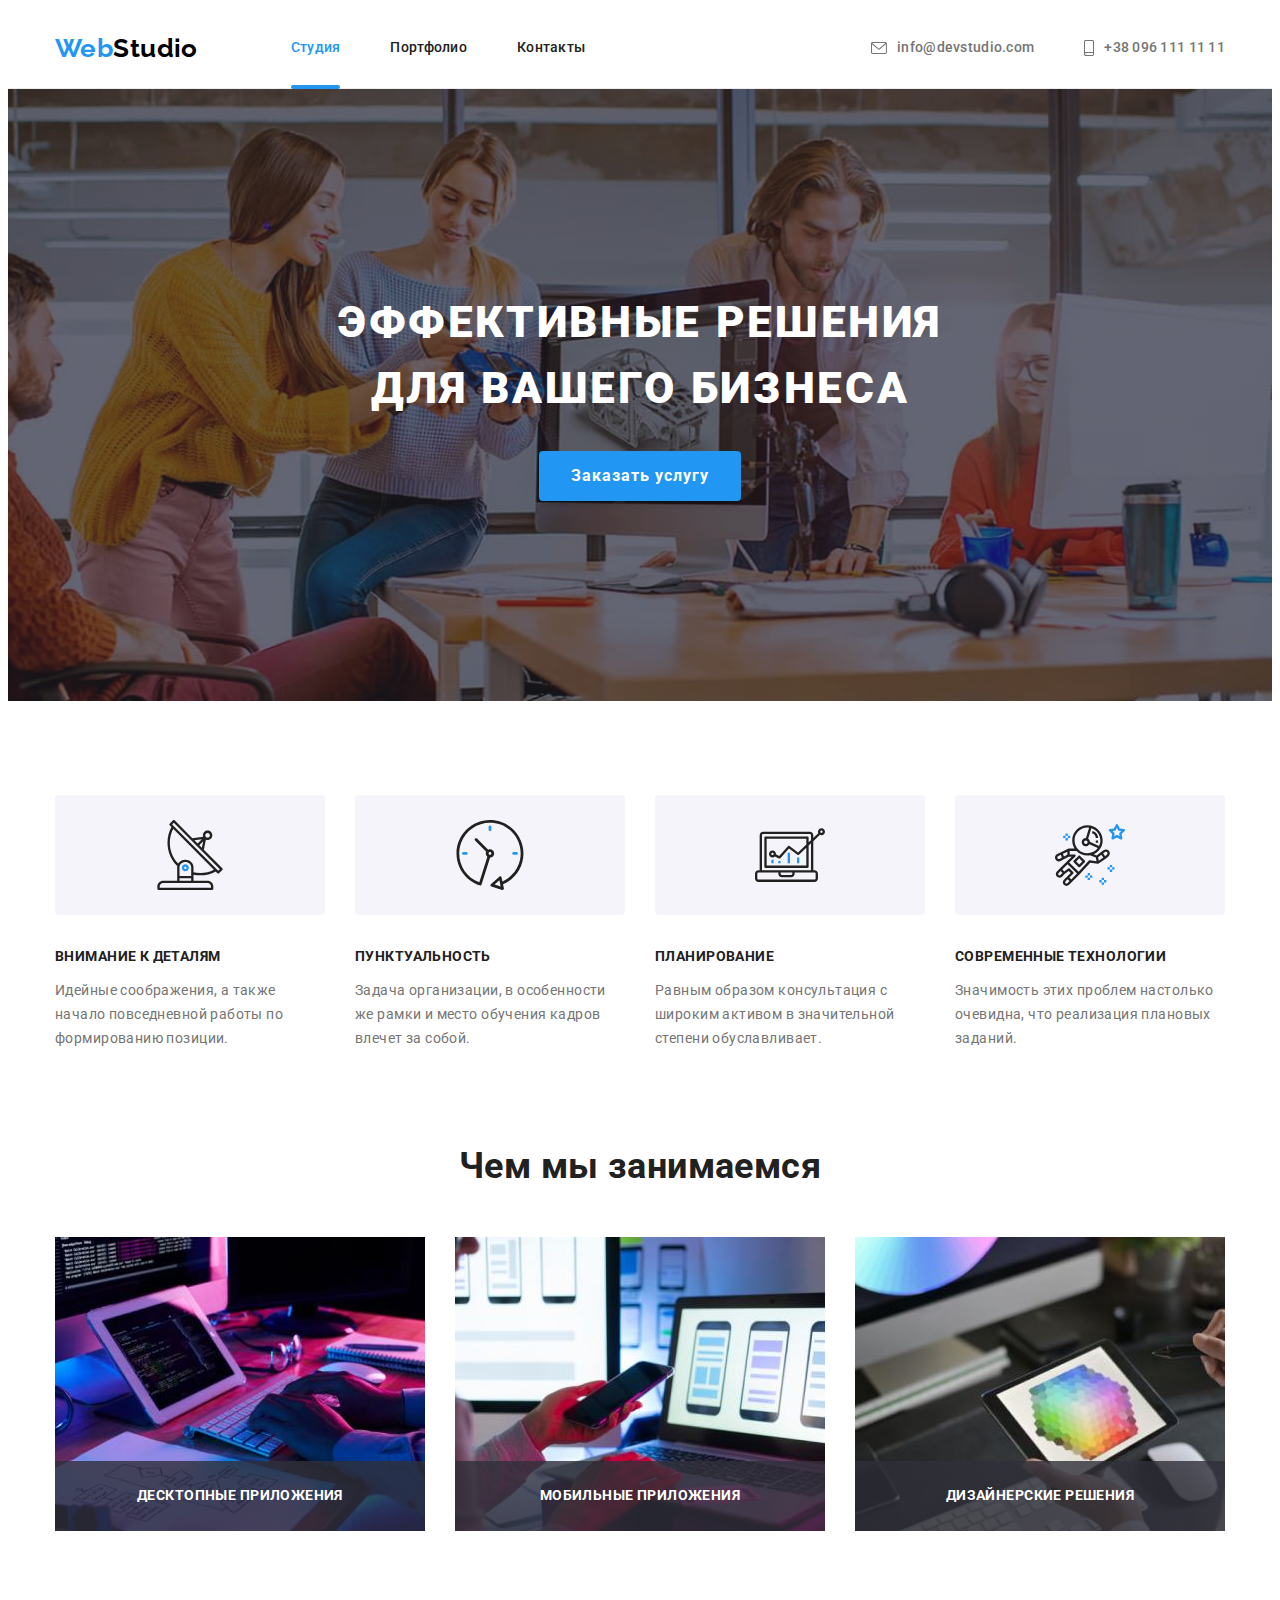
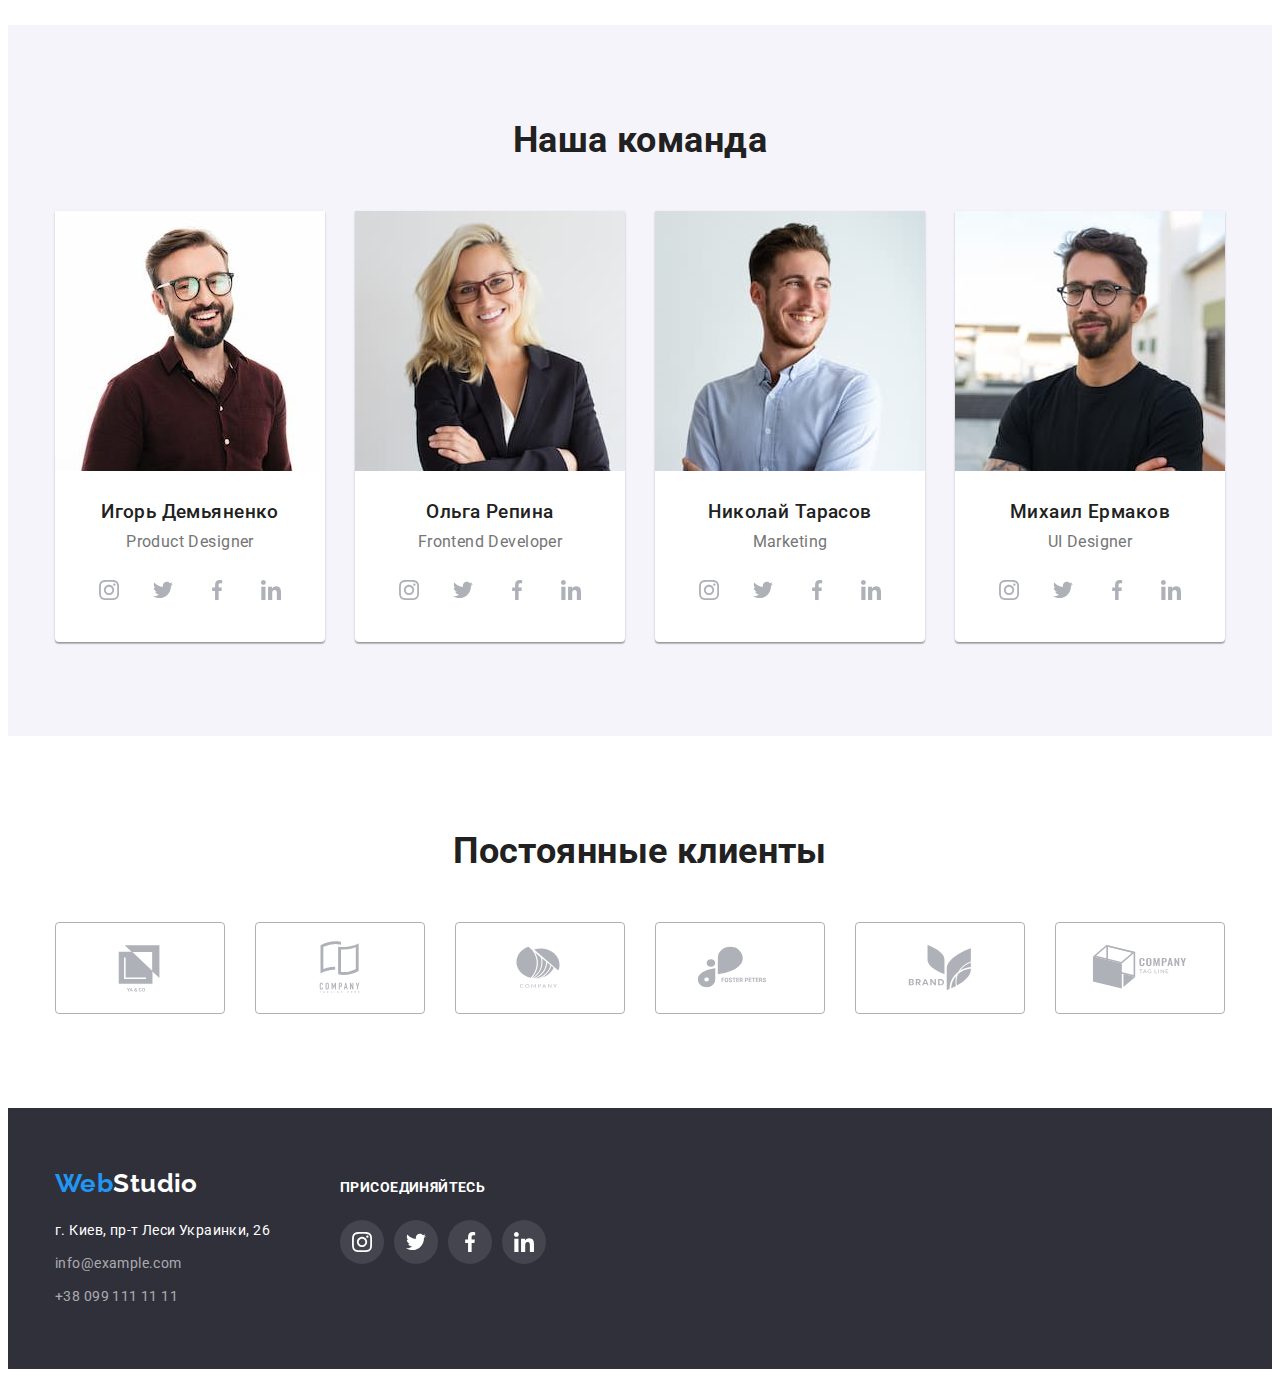
<file: index.html>
<!DOCTYPE html>
<html lang="ru">
  <head>
    <meta charset="UTF-8" />
    <meta http-equiv="X-UA-Compatible" content="IE=edge" />
    <meta name="viewport" content="width=device-width, initial-scale=1.0" />
    <title>Студия_ВМ</title>

    <link rel="preconnect" href="https://fonts.googleapis.com" />
    <link rel="preconnect" href="https://fonts.gstatic.com" crossorigin />
    <link
      href="https://fonts.googleapis.com/css2?family=Raleway:wght@700&family=Roboto:wght@400;500;700;900&display=swap"
      rel="stylesheet"
    />

    <link
      rel="stylesheet"
      href="https://cdnjs.cloudflare.com/ajax/libs/modern-normalize/1.1.0/modern-normalize.min.css"
      integrity="sha512-wpPYUAdjBVSE4KJnH1VR1HeZfpl1ub8YT/NKx4PuQ5NmX2tKuGu6U/JRp5y+Y8XG2tV+wKQpNHVUX03MfMFn9Q=="
      crossorigin="anonymous"
      referrerpolicy="no-referrer"
    />

    <link rel="stylesheet" href="./css/styles.css" />
  </head>
  <body>
    <header class="header">
      <div class="header-menu container">
        <a href="./index.html" class="logo"
          >Web<span class="accent-logo">Studio</span></a
        >
        <nav>
          <ul class="site-nav">
            <li class="nav-item">
              <a href="./index.html" class="nav-link current">Студия</a>
            </li>
            <li class="nav-item">
              <a href="./portfolio.html" class="nav-link">Портфолио</a>
            </li>
            <li class="nav-item">
              <a href="" class="nav-link">Контакты</a>
            </li>
          </ul>
        </nav>
        <ul class="contacts-nav">
          <li class="nav-item">
            <a href="mailto:info@devstudio.com" class="nav-link contacts-color">
              <svg class="nav-icon" width="16px" height="12px">
                <use href="./img/icons.svg#envelope"></use>
              </svg>
              info@devstudio.com</a
            >
          </li>
          <li class="nav-item">
            <a href="tel:+380961111111" class="nav-link contacts-color">
              <svg class="nav-icon" width="10px" height="16px">
                <use href="./img/icons.svg#smartphone"></use>
              </svg>
              +38 096 111 11 11</a
            >
          </li>
        </ul>
      </div>
    </header>
    <main>
      <!-- hero -->
      <section class="hero">
        <div class="container">
          <h1 class="hero-title">Эффективные решения для вашего бизнеса</h1>
          <button class="hero-button" type="button" data-modal-open>
            Заказать услугу
          </button>
        </div>
      </section>
      <!-- benefits -->
      <section class="section">
        <div class="container">
          <h2 class="visually-hidden">Наши преимущества</h2>
          <ul class="benefits-list">
            <li class="benefits-item">
              <div class="benefits-icon-bg">
                <svg class="benefits-icon">
                  <use href="./img/icons.svg#antenna"></use>
                </svg>
              </div>
              <h3 class="benefits-title">Внимание к деталям</h3>
              <p class="benefits-text">
                Идейные соображения, а также начало повседневной работы по
                формированию позиции.
              </p>
            </li>
            <li class="benefits-item">
              <div class="benefits-icon-bg">
                <svg class="benefits-icon">
                  <use href="./img/icons.svg#clock"></use>
                </svg>
              </div>
              <h3 class="benefits-title">Пунктуальность</h3>
              <p class="benefits-text">
                Задача организации, в особенности же рамки и место обучения
                кадров влечет за собой.
              </p>
            </li>
            <li class="benefits-item">
              <div class="benefits-icon-bg">
                <svg class="benefits-icon">
                  <use href="./img/icons.svg#diagram"></use>
                </svg>
              </div>
              <h3 class="benefits-title">Планирование</h3>
              <p class="benefits-text">
                Равным образом консультация с широким активом в значительной
                степени обуславливает.
              </p>
            </li>
            <li class="benefits-item">
              <div class="benefits-icon-bg">
                <svg class="benefits-icon">
                  <use href="./img/icons.svg#astronaut"></use>
                </svg>
              </div>
              <h3 class="benefits-title">Современные технологии</h3>
              <p class="benefits-text">
                Значимость этих проблем настолько очевидна, что реализация
                плановых заданий.
              </p>
            </li>
          </ul>
        </div>
      </section>
      <!-- doing -->
      <section class="doing section">
        <div class="container">
          <h2 class="title-second">Чем мы занимаемся</h2>
          <ul class="doing-list">
            <li class="doing-item">
              <img
                src="./img/keyboard.jpg"
                alt="верстаем сайт"
                width="370"
                height="294"
              />
              <div class="doing-label">
                <p class="doing-label-text">Десктопные приложения</p>
              </div>
            </li>
            <li class="doing-item">
              <img
                src="./img/smartphone.jpg"
                alt="оптимизируем под мобильные устройства"
                width="370"
                height="294"
              />
              <div class="doing-label">
                <p class="doing-label-text">Мобильные приложения</p>
              </div>
            </li>
            <li class="doing-item">
              <img
                src="./img/tablet.jpg"
                alt="красочно наполняем контент"
                width="370"
                height="294"
              />
              <div class="doing-label">
                <p class="doing-label-text">Дизайнерские решения</p>
              </div>
            </li>
          </ul>
        </div>
      </section>
      <!-- team -->
      <section class="team section">
        <div class="container">
          <h2 class="title-second">Наша команда</h2>
          <ul class="team-list">
            <li class="team-item">
              <img
                src="./img/igor_demjanenko.jpg"
                alt="фото Игоря Демьяненко"
                width="270"
                height="260"
              />
              <div class="team-text-conteiner">
                <h3 class="team-title">Игорь Демьяненко</h3>
                <p class="team-text">Product Designer</p>
                <ul class="team-icon-list">
                  <li class="team-icon-item">
                    <a
                      href=""
                      target="_blank"
                      rel="noreferrer noopener"
                      class="team-icon-link"
                    >
                      <svg class="team-social-ico" width="20px" height="20px">
                        <use href="./img/icons.svg#instagram"></use>
                      </svg>
                    </a>
                  </li>
                  <li class="team-icon-item">
                    <a
                      href=""
                      target="_blank"
                      rel="noreferrer noopener"
                      class="team-icon-link"
                    >
                      <svg class="team-social-ico" width="20px" height="20px">
                        <use href="./img/icons.svg#twitter"></use>
                      </svg>
                    </a>
                  </li>
                  <li class="team-icon-item">
                    <a
                      href=""
                      target="_blank"
                      rel="noreferrer noopener"
                      class="team-icon-link"
                    >
                      <svg class="team-social-ico" width="20px" height="20px">
                        <use href="./img/icons.svg#facebook"></use>
                      </svg>
                    </a>
                  </li>
                  <li class="team-icon-item">
                    <a
                      href=""
                      target="_blank"
                      rel="noreferrer noopener"
                      class="team-icon-link"
                    >
                      <svg class="team-social-ico" width="20px" height="20px">
                        <use href="./img/icons.svg#linkedin"></use>
                      </svg>
                    </a>
                  </li>
                </ul>
              </div>
            </li>
            <li class="team-item">
              <img
                src="./img/olga_repina.jpg"
                alt="фото Ольга Репина"
                width="270"
                height="260"
              />
              <div class="team-text-conteiner">
                <h3 class="team-title">Ольга Репина</h3>
                <p class="team-text">Frontend Developer</p>
                <ul class="team-icon-list">
                  <li class="team-icon-item">
                    <a
                      href=""
                      target="_blank"
                      rel="noreferrer noopener"
                      class="team-icon-link"
                    >
                      <svg class="team-social-ico" width="20px" height="20px">
                        <use href="./img/icons.svg#instagram"></use>
                      </svg>
                    </a>
                  </li>
                  <li class="team-icon-item">
                    <a
                      href=""
                      target="_blank"
                      rel="noreferrer noopener"
                      class="team-icon-link"
                    >
                      <svg class="team-social-ico" width="20px" height="20px">
                        <use href="./img/icons.svg#twitter"></use>
                      </svg>
                    </a>
                  </li>
                  <li class="team-icon-item">
                    <a
                      href=""
                      target="_blank"
                      rel="noreferrer noopener"
                      class="team-icon-link"
                    >
                      <svg class="team-social-ico" width="20px" height="20px">
                        <use href="./img/icons.svg#facebook"></use>
                      </svg>
                    </a>
                  </li>
                  <li class="team-icon-item">
                    <a
                      href=""
                      target="_blank"
                      rel="noreferrer noopener"
                      class="team-icon-link"
                    >
                      <svg class="team-social-ico" width="20px" height="20px">
                        <use href="./img/icons.svg#linkedin"></use>
                      </svg>
                    </a>
                  </li>
                </ul>
              </div>
            </li>
            <li class="team-item">
              <img
                src="./img/nikolaj_tarasov.jpg"
                alt="фото Николай Тарасов"
                width="270"
                height="260"
              />
              <div class="team-text-conteiner">
                <h3 class="team-title">Николай Тарасов</h3>
                <p class="team-text">Marketing</p>
                <ul class="team-icon-list">
                  <li class="team-icon-item">
                    <a
                      href=""
                      target="_blank"
                      rel="noreferrer noopener"
                      class="team-icon-link"
                    >
                      <svg class="team-social-ico" width="20px" height="20px">
                        <use href="./img/icons.svg#instagram"></use>
                      </svg>
                    </a>
                  </li>
                  <li class="team-icon-item">
                    <a
                      href=""
                      target="_blank"
                      rel="noreferrer noopener"
                      class="team-icon-link"
                    >
                      <svg class="team-social-ico" width="20px" height="20px">
                        <use href="./img/icons.svg#twitter"></use>
                      </svg>
                    </a>
                  </li>
                  <li class="team-icon-item">
                    <a
                      href=""
                      target="_blank"
                      rel="noreferrer noopener"
                      class="team-icon-link"
                    >
                      <svg class="team-social-ico" width="20px" height="20px">
                        <use href="./img/icons.svg#facebook"></use>
                      </svg>
                    </a>
                  </li>
                  <li class="team-icon-item">
                    <a
                      href=""
                      target="_blank"
                      rel="noreferrer noopener"
                      class="team-icon-link"
                    >
                      <svg class="team-social-ico" width="20px" height="20px">
                        <use href="./img/icons.svg#linkedin"></use>
                      </svg>
                    </a>
                  </li>
                </ul>
              </div>
            </li>
            <li class="team-item">
              <img
                src="./img/mihail_ermak.jpg"
                alt="фото Михаил Ермаков"
                width="270"
                height="260"
              />
              <div class="team-text-conteiner">
                <h3 class="team-title">Михаил Ермаков</h3>
                <p class="team-text">UI Designer</p>
                <ul class="team-icon-list">
                  <li class="team-icon-item">
                    <a
                      href=""
                      target="_blank"
                      rel="noreferrer noopener"
                      class="team-icon-link"
                    >
                      <svg class="team-social-ico" width="20px" height="20px">
                        <use href="./img/icons.svg#instagram"></use>
                      </svg>
                    </a>
                  </li>
                  <li class="team-icon-item">
                    <a
                      href=""
                      target="_blank"
                      rel="noreferrer noopener"
                      class="team-icon-link"
                    >
                      <svg class="team-social-ico" width="20px" height="20px">
                        <use href="./img/icons.svg#twitter"></use>
                      </svg>
                    </a>
                  </li>
                  <li class="team-icon-item">
                    <a
                      href=""
                      target="_blank"
                      rel="noreferrer noopener"
                      class="team-icon-link"
                    >
                      <svg class="team-social-ico" width="20px" height="20px">
                        <use href="./img/icons.svg#facebook"></use>
                      </svg>
                    </a>
                  </li>
                  <li class="team-icon-item">
                    <a
                      href=""
                      target="_blank"
                      rel="noreferrer noopener"
                      class="team-icon-link"
                    >
                      <svg class="team-social-ico" width="20px" height="20px">
                        <use href="./img/icons.svg#linkedin"></use>
                      </svg>
                    </a>
                  </li>
                </ul>
              </div>
            </li>
          </ul>
        </div>
      </section>
      <!-- clients -->
      <section class="section">
        <div class="container">
          <h2 class="title-second">Постоянные клиенты</h2>
          <ul class="clients-list">
            <li class="clients-item">
              <a
                href=""
                target="_blank"
                rel="noreferrer noopener"
                class="clients-icon-link"
              >
                <svg class="clients-icon" width="106px" height="60px">
                  <use href="./img/icons.svg#logo-ya-co"></use>
                </svg>
              </a>
            </li>
            <li class="clients-item">
              <a
                href=""
                target="_blank"
                rel="noreferrer noopener"
                class="clients-icon-link"
              >
                <svg class="clients-icon" width="106px" height="60px">
                  <use href="./img/icons.svg#logo-company-here"></use>
                </svg>
              </a>
            </li>
            <li class="clients-item">
              <a
                href=""
                target="_blank"
                rel="noreferrer noopener"
                class="clients-icon-link"
              >
                <svg class="clients-icon" width="106px" height="60px">
                  <use href="./img/icons.svg#logo-company"></use>
                </svg>
              </a>
            </li>
            <li class="clients-item">
              <a
                href=""
                target="_blank"
                rel="noreferrer noopener"
                class="clients-icon-link"
              >
                <svg class="clients-icon" width="106px" height="60px">
                  <use href="./img/icons.svg#logo-foster-peters"></use>
                </svg>
              </a>
            </li>
            <li class="clients-item">
              <a
                href=""
                target="_blank"
                rel="noreferrer noopener"
                class="clients-icon-link"
              >
                <svg class="clients-icon" width="106px" height="60px">
                  <use href="./img/icons.svg#logo-brand"></use>
                </svg>
              </a>
            </li>
            <li class="clients-item">
              <a
                href=""
                target="_blank"
                rel="noreferrer noopener"
                class="clients-icon-link"
              >
                <svg class="clients-icon" width="106px" height="60px">
                  <use href="./img/icons.svg#company-tag"></use>
                </svg>
              </a>
            </li>
          </ul>
        </div>
      </section>
    </main>
    <footer class="page-footer">
      <div class="container footer-container">
        <div class="footer-contacts">
          <a href="./index.html" class="logo footer-logo"
            >Web<span class="accent-logo-footer">Studio</span></a
          >
          <address class="contacts">
            <ul class="contacts-list">
              <li class="contacts-item">
                <a href="" class="contacts-link-map"
                  >г. Киев, пр-т Леси Украинки, 26</a
                >
              </li>
              <li class="contacts-item">
                <a href="mailto:info@example.com" class="contacts-link-f"
                  >info@example.com</a
                >
              </li>
              <li class="contacts-item">
                <a href="tel:+380961111111" class="contacts-link-f"
                  >+38 099 111 11 11</a
                >
              </li>
            </ul>
          </address>
        </div>
        <div class="join">
          <p class="join-text">присоединяйтесь</p>
          <ul class="team-icon-list">
            <li class="team-icon-item">
              <a
                href=""
                target="_blank"
                rel="noreferrer noopener"
                class="team-icon-link join-icon"
              >
                <svg class="join-social-ico" width="20px" height="20px">
                  <use href="./img/icons.svg#instagram"></use>
                </svg>
              </a>
            </li>
            <li class="team-icon-item">
              <a
                href=""
                target="_blank"
                rel="noreferrer noopener"
                class="team-icon-link join-icon"
              >
                <svg class="join-social-ico" width="20px" height="20px">
                  <use href="./img/icons.svg#twitter"></use>
                </svg>
              </a>
            </li>
            <li class="team-icon-item">
              <a
                href=""
                target="_blank"
                rel="noreferrer noopener"
                class="team-icon-link join-icon"
              >
                <svg class="join-social-ico" width="20px" height="20px">
                  <use href="./img/icons.svg#facebook"></use>
                </svg>
              </a>
            </li>
            <li class="team-icon-item">
              <a
                href=""
                target="_blank"
                rel="noreferrer noopener"
                class="team-icon-link join-icon"
              >
                <svg class="join-social-ico" width="20px" height="20px">
                  <use href="./img/icons.svg#linkedin"></use>
                </svg>
              </a>
            </li>
          </ul>
        </div>
      </div>
    </footer>
    <!-- modal -->
    <div class="backdrop is-hidden" data-modal>
      <div class="modal">
        <button class="modal-btn" data-modal-close>
          <svg class="modal-btn-icon" width="18px" height="18px">
            <use href="./img/icons.svg#close-btn"></use>
          </svg>
        </button>
      </div>
    </div>

    <script src="./js/modal.js"></script>
  </body>
</html>
</file>
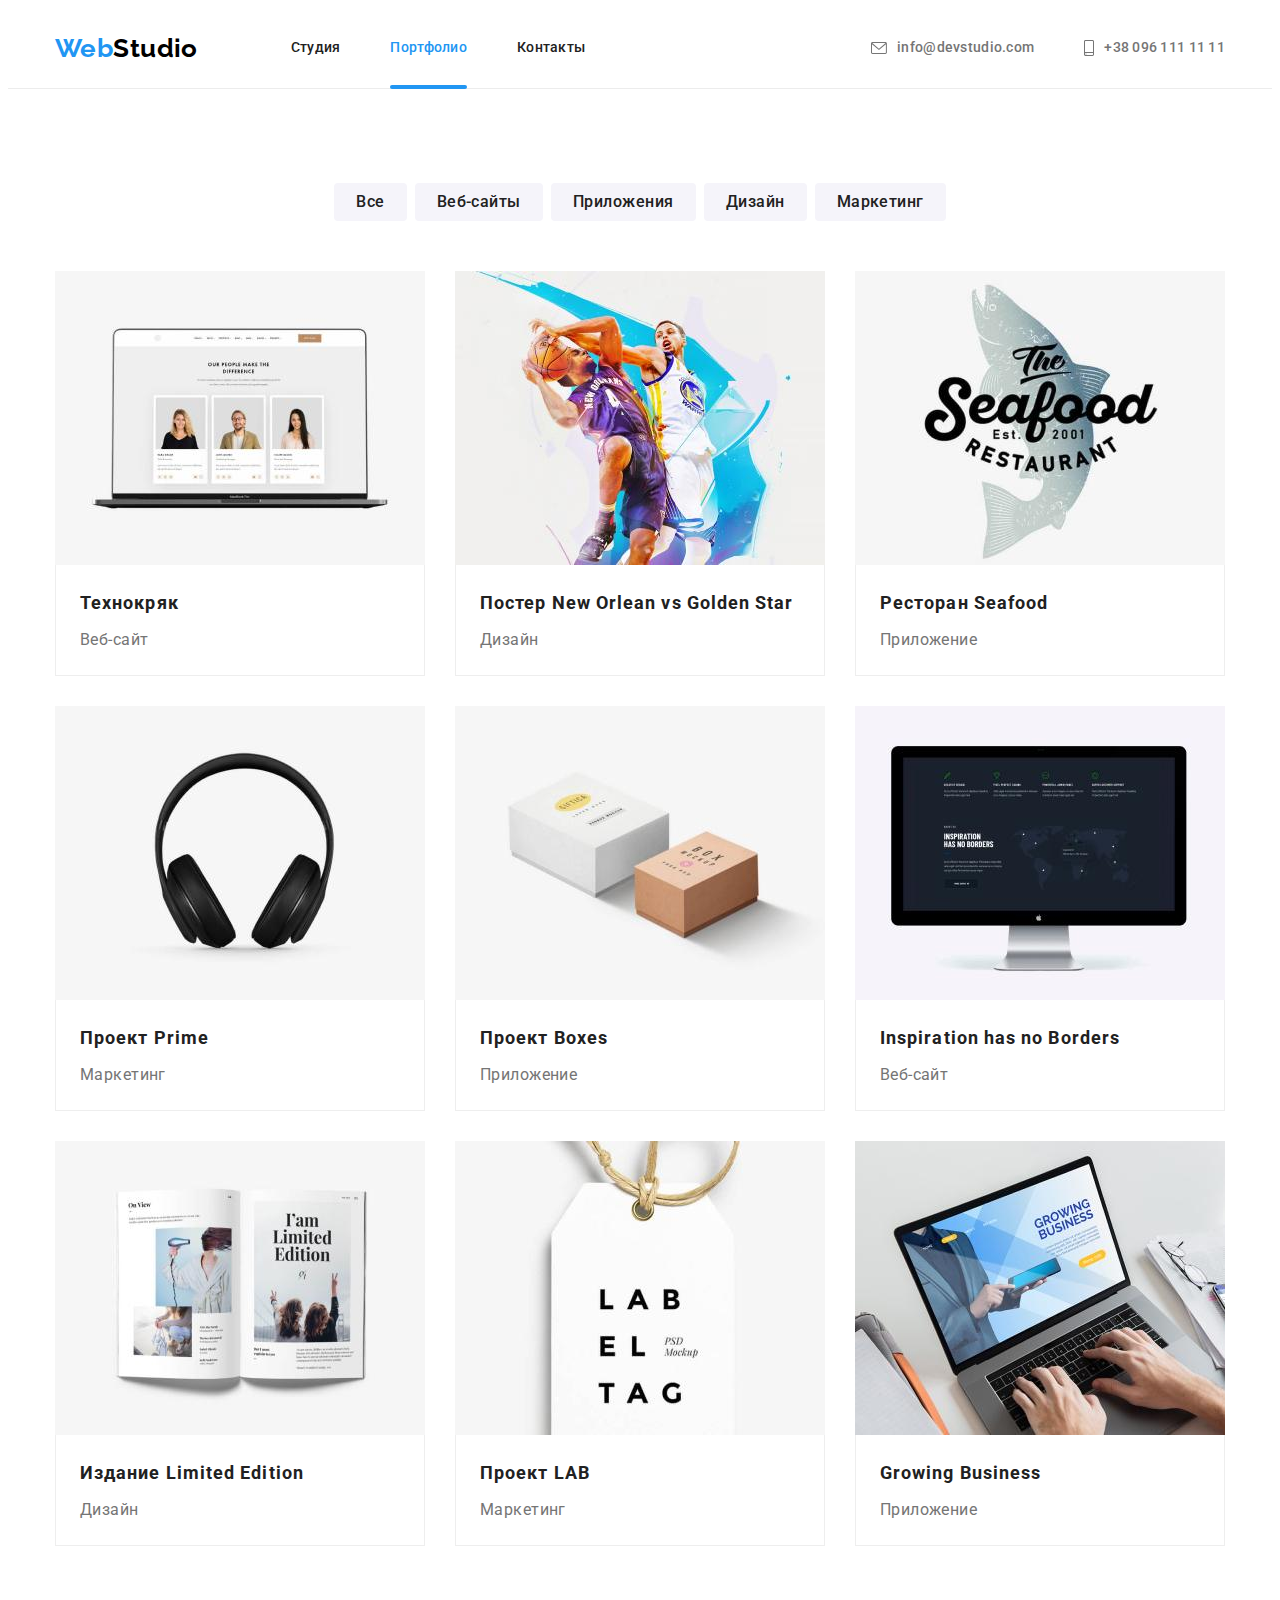
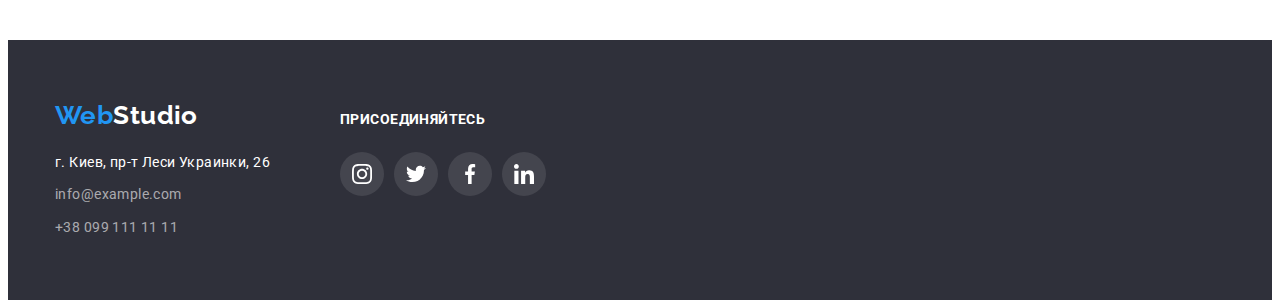
<file: portfolio.html>
<!DOCTYPE html>
<html lang="ru">
  <head>
    <meta charset="UTF-8" />
    <meta http-equiv="X-UA-Compatible" content="IE=edge" />
    <meta name="viewport" content="width=device-width, initial-scale=1.0" />
    <title>Студия_ВМ</title>

    <link rel="preconnect" href="https://fonts.googleapis.com" />
    <link rel="preconnect" href="https://fonts.gstatic.com" crossorigin />
    <link
      href="https://fonts.googleapis.com/css2?family=Raleway:wght@700&family=Roboto:wght@400;500;700;900&display=swap"
      rel="stylesheet"
    />

    <link
      rel="stylesheet"
      href="https://cdnjs.cloudflare.com/ajax/libs/modern-normalize/1.1.0/modern-normalize.min.css"
      integrity="sha512-wpPYUAdjBVSE4KJnH1VR1HeZfpl1ub8YT/NKx4PuQ5NmX2tKuGu6U/JRp5y+Y8XG2tV+wKQpNHVUX03MfMFn9Q=="
      crossorigin="anonymous"
      referrerpolicy="no-referrer"
    />

    <link rel="stylesheet" href="./css/styles.css" />
  </head>
  <body>
    <header class="header">
      <div class="header-menu container">
        <a href="./index.html" class="logo"
          >Web<span class="accent-logo">Studio</span></a
        >
        <nav>
          <ul class="site-nav">
            <li class="nav-item">
              <a href="./index.html" class="nav-link">Студия</a>
            </li>
            <li class="nav-item lable">
              <a href="./portfolio.html" class="nav-link current">Портфолио</a>
            </li>
            <li class="nav-item">
              <a href="" class="nav-link">Контакты</a>
            </li>
          </ul>
        </nav>
        <ul class="contacts-nav">
          <li class="nav-item">
            <a href="mailto:info@devstudio.com" class="nav-link contacts-color">
              <svg class="nav-icon" width="16px" height="12px">
                <use href="./img/icons.svg#envelope"></use>
              </svg>
              info@devstudio.com</a
            >
          </li>
          <li class="nav-item">
            <a href="tel:+380961111111" class="nav-link contacts-color">
              <svg class="nav-icon" width="10px" height="16px">
                <use href="./img/icons.svg#smartphone"></use>
              </svg>
              +38 096 111 11 11</a
            >
          </li>
        </ul>
      </div>
    </header>
    <main>
      <section class="section">
        <div class="container">
          <h1 class="visually-hidden">Наши проекты</h1>
          <ul class="filter">
            <li class="filter-item">
              <button class="filter-button" type="button">Все</button>
            </li>
            <li class="filter-item">
              <button class="filter-button" type="button">Веб-сайты</button>
            </li>
            <li class="filter-item">
              <button class="filter-button" type="button">Приложения</button>
            </li>
            <li class="filter-item">
              <button class="filter-button" type="button">Дизайн</button>
            </li>
            <li class="filter-item">
              <button class="filter-button" type="button">Маркетинг</button>
            </li>
          </ul>
          <!-- projects -->
          <ul class="projects-list">
            <li class="projects-item">
              <a href="" class="projects-link">
                <div class="projects-box">
                  <img
                    src="./img/portfolio/tehnokrak.jpg"
                    alt="Технокряк"
                    class="img-portfolio"
                    width="370"
                    height="294"
                  />
                  <div class="projects-overlay">
                    <p class="projects-overlay-text">
                      Технокряк это современная площадка распространения
                      коронавируса. Компании используют эту платформу для
                      цифрового шпионажа и атак на защищённые сервера
                      конкурентов.
                    </p>
                  </div>
                </div>
                <div class="projects-text">
                  <h2 class="title-portfolio">Технокряк</h2>
                  <p class="text-portfolio">Веб-сайт</p>
                </div>
              </a>
            </li>
            <li class="projects-item">
              <a href="" class="projects-link">
                <div class="projects-box">
                  <img
                    src="./img/portfolio/poster-new-orlean.jpg"
                    alt="Постер"
                    class="img-portfolio"
                    width="370"
                    height="294"
                  />
                  <div class="projects-overlay">
                    <p class="projects-overlay-text">
                      Технокряк это современная площадка распространения
                      коронавируса. Компании используют эту платформу для
                      цифрового шпионажа и атак на защищённые сервера
                      конкурентов.
                    </p>
                  </div>
                </div>
                <div class="projects-text">
                  <h2 class="title-portfolio">
                    Постер New Orlean vs Golden Star
                  </h2>
                  <p class="text-portfolio">Дизайн</p>
                </div>
              </a>
            </li>
            <li class="projects-item">
              <a href="" class="projects-link">
                <div class="projects-box">
                  <img
                    src="./img/portfolio/restoran-seafood.jpg"
                    alt="Ресторан"
                    class="img-portfolio"
                    width="370"
                    height="294"
                  />
                  <div class="projects-overlay">
                    <p class="projects-overlay-text">
                      Технокряк это современная площадка распространения
                      коронавируса. Компании используют эту платформу для
                      цифрового шпионажа и атак на защищённые сервера
                      конкурентов.
                    </p>
                  </div>
                </div>
                <div class="projects-text">
                  <h2 class="title-portfolio">Ресторан Seafood</h2>
                  <p class="text-portfolio">Приложение</p>
                </div>
              </a>
            </li>
            <li class="projects-item">
              <a href="" class="projects-link">
                <div class="projects-box">
                  <img
                    src="./img/portfolio/project-prime.jpg"
                    alt="Наушники"
                    class="img-portfolio"
                    width="370"
                    height="294"
                  />
                  <div class="projects-overlay">
                    <p class="projects-overlay-text">
                      Технокряк это современная площадка распространения
                      коронавируса. Компании используют эту платформу для
                      цифрового шпионажа и атак на защищённые сервера
                      конкурентов.
                    </p>
                  </div>
                </div>
                <div class="projects-text">
                  <h2 class="title-portfolio">Проект Prime</h2>
                  <p class="text-portfolio">Маркетинг</p>
                </div>
              </a>
            </li>
            <li class="projects-item">
              <a href="" class="projects-link">
                <div class="projects-box">
                  <img
                    src="./img/portfolio/project-boxes.jpg"
                    alt="Коробки"
                    class="img-portfolio"
                    width="370"
                    height="294"
                  />
                  <div class="projects-overlay">
                    <p class="projects-overlay-text">
                      Технокряк это современная площадка распространения
                      коронавируса. Компании используют эту платформу для
                      цифрового шпионажа и атак на защищённые сервера
                      конкурентов.
                    </p>
                  </div>
                </div>
                <div class="projects-text">
                  <h2 class="title-portfolio">Проект Boxes</h2>
                  <p class="text-portfolio">Приложение</p>
                </div>
              </a>
            </li>
            <li class="projects-item">
              <a href="" class="projects-link">
                <div class="projects-box">
                  <img
                    src="./img/portfolio/inspiration.jpg"
                    alt="Вдохновения без границ"
                    class="img-portfolio"
                    width="370"
                    height="294"
                  />
                  <div class="projects-overlay">
                    <p class="projects-overlay-text">
                      Технокряк это современная площадка распространения
                      коронавируса. Компании используют эту платформу для
                      цифрового шпионажа и атак на защищённые сервера
                      конкурентов.
                    </p>
                  </div>
                </div>
                <div class="projects-text">
                  <h2 class="title-portfolio">Inspiration has no Borders</h2>
                  <p class="text-portfolio">Веб-сайт</p>
                </div>
              </a>
            </li>
            <li class="projects-item">
              <a href="" class="projects-link">
                <div class="projects-box">
                  <img
                    src="./img/portfolio/izdanie-limitet.jpg"
                    alt="Лимитированое издание"
                    class="img-portfolio"
                    width="370"
                    height="294"
                  />
                  <div class="projects-overlay">
                    <p class="projects-overlay-text">
                      Технокряк это современная площадка распространения
                      коронавируса. Компании используют эту платформу для
                      цифрового шпионажа и атак на защищённые сервера
                      конкурентов.
                    </p>
                  </div>
                </div>
                <div class="projects-text">
                  <h2 class="title-portfolio">Издание Limited Edition</h2>
                  <p class="text-portfolio">Дизайн</p>
                </div>
              </a>
            </li>
            <li class="projects-item">
              <a href="" class="projects-link">
                <div class="projects-box">
                  <img
                    src="./img/portfolio/project-lab.jpg"
                    alt="Проект Лаб"
                    class="img-portfolio"
                    width="370"
                    height="294"
                  />
                  <div class="projects-overlay">
                    <p class="projects-overlay-text">
                      Технокряк это современная площадка распространения
                      коронавируса. Компании используют эту платформу для
                      цифрового шпионажа и атак на защищённые сервера
                      конкурентов.
                    </p>
                  </div>
                </div>
                <div class="projects-text">
                  <h2 class="title-portfolio">Проект LAB</h2>
                  <p class="text-portfolio">Маркетинг</p>
                </div>
              </a>
            </li>
            <li class="projects-item">
              <a href="" class="projects-link">
                <div class="projects-box">
                  <img
                    src="./img/portfolio/growing-business.jpg"
                    alt="Растущий бизнес"
                    class="img-portfolio"
                    width="370"
                    height="294"
                  />
                  <div class="projects-overlay">
                    <p class="projects-overlay-text">
                      Технокряк это современная площадка распространения
                      коронавируса. Компании используют эту платформу для
                      цифрового шпионажа и атак на защищённые сервера
                      конкурентов.
                    </p>
                  </div>
                </div>
                <div class="projects-text">
                  <h2 class="title-portfolio">Growing Business</h2>
                  <p class="text-portfolio">Приложение</p>
                </div>
              </a>
            </li>
          </ul>
        </div>
      </section>
    </main>
    <footer class="page-footer">
      <div class="container footer-container">
        <div class="footer-contacts">
          <a href="./index.html" class="logo footer-logo"
            >Web<span class="accent-logo-footer">Studio</span></a
          >
          <address class="contacts">
            <ul class="contacts-list">
              <li class="contacts-item">
                <a href="" class="contacts-link-map"
                  >г. Киев, пр-т Леси Украинки, 26</a
                >
              </li>
              <li class="contacts-item">
                <a href="mailto:info@example.com" class="contacts-link-f"
                  >info@example.com</a
                >
              </li>
              <li class="contacts-item">
                <a href="tel:+380961111111" class="contacts-link-f"
                  >+38 099 111 11 11</a
                >
              </li>
            </ul>
          </address>
        </div>
        <div class="join">
          <p class="join-text">присоединяйтесь</p>
          <ul class="team-icon-list">
            <li class="team-icon-item">
              <a
                href=""
                target="_blank"
                rel="noreferrer noopener"
                class="team-icon-link join-icon"
              >
                <svg class="join-social-ico" width="20px" height="20px">
                  <use href="./img/icons.svg#instagram"></use>
                </svg>
              </a>
            </li>
            <li class="team-icon-item">
              <a
                href=""
                target="_blank"
                rel="noreferrer noopener"
                class="team-icon-link join-icon"
              >
                <svg class="join-social-ico" width="20px" height="20px">
                  <use href="./img/icons.svg#twitter"></use>
                </svg>
              </a>
            </li>
            <li class="team-icon-item">
              <a
                href=""
                target="_blank"
                rel="noreferrer noopener"
                class="team-icon-link join-icon"
              >
                <svg class="join-social-ico" width="20px" height="20px">
                  <use href="./img/icons.svg#facebook"></use>
                </svg>
              </a>
            </li>
            <li class="team-icon-item">
              <a
                href=""
                target="_blank"
                rel="noreferrer noopener"
                class="team-icon-link join-icon"
              >
                <svg class="join-social-ico" width="20px" height="20px">
                  <use href="./img/icons.svg#linkedin"></use>
                </svg>
              </a>
            </li>
          </ul>
        </div>
      </div>
    </footer>
  </body>
</html>
</file>
<file: css/styles.css>
:root {
    --primary-text-color: #757575;
    --title-text-color: #212121;
    --accent-color: #2196F3;
    --basic-white-color: #ffffff;
    --basic-dark-color: #2F303A;
    --primary-icon-color: #AFB1B8;

}

*,
*::before,
*::after {
  box-sizing: border-box;
}

body {
    background-color: var(--basic-white-color);
    color: var(--primary-text-color);

    font-family: 'Roboto', sans-serif;
    font-size: 14px;
    line-height: 1.71;
    letter-spacing: 0.03em;
}


/* hover focus */

.nav-link:hover,
.nav-link:focus,

.contacts-link-map:hover,
.contacts-link-map:focus,
.contacts-link-f:hover,
.contacts-link-f:focus {
    color: var(--accent-color);
}


/* ----- global style ----- */

.section {
    padding-top: 94px;
    padding-bottom: 94px;
}

.container {
    width: 1200px;
    padding-left:  15px;
    padding-right: 15px;
    margin-right: auto;
    margin-left: auto;
}


.visually-hidden {
    position: absolute;
    width: 1px;
    height: 1px;
    margin: -1px;
    padding: 0;
    overflow: hidden;
    border: 0;
    clip: rect(0 0 0 0)
  }

a {
    text-decoration: none;
}

ul {
    padding: 0;
    margin: 0;
    list-style: none;
}

img {
    display: block;
    max-width: 100%;
    height: auto;
}

h1, h2, h3, p {
    margin-top: 0;
    margin-bottom: 0;
}


/* ----- header ----- */

/* logo */

.header {
    border-bottom: 1px solid #ECECEC;
}

.header-menu {
    display: flex;
    align-items: center;
}

.logo {
    margin-right: 93px;

    color: var(--accent-color);
    font-family: Raleway, sans-serif;
    font-weight: 700;
    font-size: 26px;
    line-height: 1.19;
}

.accent-logo {
    color: #000000;
}

/* nav */

.site-nav {
    display: flex;
}

.nav-item + .nav-item {
    margin-left: 50px;
}

.contacts-nav {
    display: flex;
    margin-left: auto;

}
.nav-link {
    display: block;
    padding-top: 32px;
    padding-bottom: 32px;

    font-weight: 500;
    letter-spacing: 0.02em;
    line-height: 1.14;
    color: var(--title-text-color);

    position: relative;

    transition: color 250ms cubic-bezier(0.4, 0, 0.2, 1);
}

.nav-link.current {
    color: var(--accent-color);
}

.nav-link.current::after {
    content: '';
    display: block;
    width: 100%;
    height: 4px;
    border-radius: 2px;
    background-color: var(--accent-color);

    position: absolute;
    left: 0;
    bottom: -1px;

}

.contacts-color {
    color: var(--primary-text-color);
    display: flex;
    align-items: center;
}

.nav-icon {
    margin-right: 10px;
    fill: currentColor;

}

.nav-link:hover .nav-icon,
.nav-link:focus .nav-icon {
    fill: currentColor;
}


/* ----- studia ----- */

/* hero */

.hero {
    padding-top: 200px;
    padding-bottom: 200px;
    background-color: #C4C4C4;
    text-align: center;
    background-image: linear-gradient(
        rgba(47, 48, 58, 0.4), 
        rgba(47, 48, 58, 0.4)
        ), 
        url(../img/hero-bg.jpg);
    background-repeat: no-repeat;
    background-size: cover;
    background-position: center;
    max-width: 1600px;
    margin: 0 auto;
}

.hero-title {
    width: 680px;
    margin: 0 auto 30px;

    color: var(--basic-white-color);
    font-weight: 900;
    font-size: 44px;
    line-height: 1.5;
    letter-spacing: 0.06em;
    text-transform: uppercase;
}

.hero-button {
    display: inline-block;
    border-radius: 4px;
    padding: 10px 32px;

    cursor: pointer;
    border: transparent;

    background-color: var(--accent-color);
    color: var(--basic-white-color);
    font-family: inherit;
    font-weight: 700;
    font-size: 16px;
    line-height: 1.87;
    letter-spacing: 0.06em;
    text-align: center;
    box-shadow: 0px 4px 4px rgba(0, 0, 0, 0.15);

    transition: color 250ms cubic-bezier(0.4, 0, 0.2, 1),
    background-color 250ms cubic-bezier(0.4, 0, 0.2, 1),
    box-shadow 250ms cubic-bezier(0.4, 0, 0.2, 1);
}
.hero-button:hover,
.hero-button:focus {
    color: var(--accent-color);
    background-color: var(--basic-white-color);
    box-shadow: 0 0 0 rgba(0, 0, 0, 0);
}


.title-second {
    margin-bottom: 50px;
    text-align: center;

    font-weight: 700;
    font-size: 36px;
    line-height: 1.17;
    color: var(--title-text-color);
}


/* benefits */

.benefits-list {
    display: flex;
    margin-left: -30px;
}

.benefits-item {
    flex-basis: calc(100% / 4 - 30px);
    margin-left: 30px;
}

.benefits-icon-bg {
    display: flex;
    height: 120px;
    margin-bottom: 30px;
    align-items: center;
    justify-content: center;
    border-radius: 4px;
    background-color: #F5F4FA;
}

.benefits-icon {
    width: 70px;
    height: 70px;
}

.benefits-title {
    margin-bottom: 10px;
    font-size: 14px;
    font-weight: 700;
    text-transform: uppercase;
    color: var(--title-text-color);
}


/* doing */

.doing {
    padding-top: 0px;
}

.doing-list {
    display: flex;
    flex-wrap: wrap;
    margin-left: -30px;
}

.doing-item {
    flex-basis: calc(100% / 3 - 30px);
    margin-left: 30px;
    position: relative;
}

.doing-label {
    position: absolute;
    width: 100%;
    height: 70px;
    left: 0;
    bottom: 0;
    display: flex;
    align-items: center;
    justify-content: center;
    background-color: rgba(47, 48, 58, 0.8);;
}

.doing-label-text {
    font-weight: 700;
    line-height: 1.14;
    text-transform: uppercase;
    color: var(--basic-white-color);
}


/* team */

.team {
    background-color: #F5F4FA;
}

.team-list {
    display: flex;
    flex-wrap: wrap;

    font-size: 16px;
    line-height: 1.18;
}

.team-item {
    margin-right: 30px;
    flex-basis: calc((100% - 3 * 30px) / 4);
    background-color: #ffffff;
    box-shadow: 0px 1px 3px rgba(0, 0, 0, 0.12), 
    0px 1px 1px rgba(0, 0, 0, 0.14), 
    0px 2px 1px rgba(0, 0, 0, 0.2);
    border-radius: 0 0 4px 4px;
}

.team-item:nth-child(4n) {
    margin-right: 0px;
}

.team-text-conteiner {
    padding-top: 30px;
    padding-bottom: 30px;
    text-align: center;
}

.team-title {
    margin-bottom: 10px;

    font-weight: 500;
    color: var(--title-text-color);
}

.team-text {
    margin-bottom: 16px;
}

.team-icon-list {
    display: flex;
    justify-content: center;
}

.team-icon-item {
    width: 44px;
    height: 44px;
    margin-right: 10px;
}

.team-icon-item:last-child {
    margin-right: 0;
}

.team-icon-link {
    width: 100%;
    height: 100%;

    background-color: #fff;
    border-radius: 50%;
    display: flex;
    align-items: center;
    justify-content: center;

    transition: background-color 250ms cubic-bezier(0.4, 0, 0.2, 1);
}
.team-social-ico {
    fill: #AFB1B8;
    transition: fill 250ms cubic-bezier(0.4, 0, 0.2, 1);
}

.team-icon-link:hover,
.team-icon-link:focus {
    background-color: var(--accent-color);
}
.team-icon-link:hover .team-social-ico,
.team-icon-link:focus .team-social-ico {
    fill: #ffffff;
}


/* clients */

.clients-list {
    display: flex;
    justify-content: center;
}

.clients-item {
    width: 170px;
    height: 92px;
    margin-right: 30px;
}
.clients-item:last-child {
    margin-right: 0;
}

.clients-icon-link {
    width: 100%;
    height: 100%;
    display: flex;
    align-items: center;
    justify-content: center;
    border: 1px solid var(--primary-icon-color);
    border-radius: 4px;

    transition: border 250ms cubic-bezier(0.4, 0, 0.2, 1);
}
.clients-icon-link:hover,
.clients-icon-link:focus {
    border: 1px solid var(--accent-color);
}

.clients-icon {
    fill: var(--primary-icon-color);

    transition: fill 250ms cubic-bezier(0.4, 0, 0.2, 1);
}

.clients-icon-link:hover .clients-icon,
.clients-icon-link:focus .clients-icon {
    fill: var(--accent-color);
}


/* ----- portfolio ----- */

/* button filter */

.filter{
    display: flex;
    justify-content: center;
    margin-bottom: 50px;
}
.filter-item:not(:last-child) {
    margin-right: 8px;
}
.filter-button {
    padding: 6px 22px;

    font-family: inherit;
    font-weight: 500;
    font-size: 16px;
    line-height: 1.62;
    text-align: center;
    letter-spacing: 0.03em;

    background-color: #F5F4FA;
    color: var(--title-text-color);

    cursor: pointer;
    border: transparent;
    border-radius: 4px;
    box-shadow: 0 0 0 rgba(0, 0, 0, 0);

    transition: color 250ms cubic-bezier(0.4, 0, 0.2, 1),
    background-color 250ms cubic-bezier(0.4, 0, 0.2, 1),
    box-shadow 250ms cubic-bezier(0.4, 0, 0.2, 1);
}

.filter-button:hover,
.filter-button:focus {
    color: var(--basic-white-color);
    background-color: var(--accent-color);
    box-shadow: 0px 3px 1px rgba(0, 0, 0, 0.1), 0px 1px 2px rgba(0, 0, 0, 0.08), 0px 2px 2px rgba(0, 0, 0, 0.12);
    border-radius: 4px;
}


/* projects */

.projects-list {
    display: flex;
    flex-wrap: wrap;
    margin: -15px;
}

.projects-item {
    flex-basis: calc(100% / 3 - 30px);
    margin: 15px;
}

.projects-link {
    display: block;
    width: 100%;
    height: 100%;
    box-shadow: 0 0 0 rgba(0, 0, 0, 0), 0 0 0 rgba(0, 0, 0, 0), 0 0 0 rgba(0, 0, 0, 0);
    transition: box-shadow 250ms cubic-bezier(0.4, 0, 0.2, 1);
}

.projects-link:hover,
.projects-link:focus {
    box-shadow: 0px 1px 1px rgba(0, 0, 0, 0.12), 0px 4px 4px rgba(0, 0, 0, 0.06), 1px 4px 6px rgba(0, 0, 0, 0.16);
}

.projects-box {
    position: relative;
    overflow: hidden;
}

.projects-overlay {
    position: absolute;
    top: 0;
    left: 0;
    width: 100%;
    height: 100%;

    background-color: rgba(33, 150, 243, 0.9);;

    transform: translateY(100%);
    transition: transform 250ms cubic-bezier(0.4, 0, 0.2, 1);
}

.projects-link:hover .projects-overlay,
.projects-link:focus .projects-overlay {
    transform: translateY(0);
}

.projects-overlay-text {
    padding: 63px 24px;

    font-size: 18px;
    line-height: 1.56;

    color: #FFFFFF;
}


.projects-text {
    padding: 20px 24px;
    border-left: 1px solid #EEEEEE;
    border-bottom: 1px solid #EEEEEE;
    border-right: 1px solid #EEEEEE;
}

.title-portfolio {
    margin-bottom: 4px;

    font-weight: 700;
    font-size: 18px;
    line-height: 2;
    letter-spacing: 0.06em;
    color: var(--title-text-color);
}

.text-portfolio {
    font-size: 16px;
    line-height: 1.87;
    color: var(--primary-text-color);
}


/* ----- footer style ----- */

.page-footer{
    padding-top: 60px;
    padding-bottom: 60px;
    background-color: var(--basic-dark-color);
}

.footer-container {
    align-items: baseline;
    display: flex;
}

.footer-contacts {
    margin-right: 70px;
}

.footer-logo {
    display: inline-block;
    margin-right: 0;
    margin-bottom: 20px;
}

.accent-logo-footer {
    color: var(--basic-white-color);
}

.contacts {
    font-style: normal;
}

.contacts-item:not(:last-child) {
    margin-bottom: 9px;
}

.contacts-link-map{
    color: var(--basic-white-color);

    transition: color 250ms cubic-bezier(0.4, 0, 0.2, 1);
}

.contacts-link-f {
    color: rgba(255, 255, 255, 0.6);

    transition: color 250ms cubic-bezier(0.4, 0, 0.2, 1);
}

.join-text {
    margin-bottom: 20px;
    font-weight: 700;
    letter-spacing: 0.03em;
    text-transform: uppercase;
    color: var(--basic-white-color);
}

.join-icon {
    background-color: rgba(255, 255, 255, 0.1);;
}

.join-social-ico {
    fill: #ffffff;
}


/* data-modal */

.backdrop {
    position: fixed;
    top: 0;
    left: 0;
    width: 100vw;
    height: 100vh;
    background-color: rgba(0, 0, 0, 0.2);

    opacity: 1;
    transition: opacity 250ms cubic-bezier(0.4, 0, 0.2, 1),
    visibility 250ms cubic-bezier(0.4, 0, 0.2, 1);
}

.backdrop.is-hidden {
    visibility: hidden;
    opacity: 0;
    pointer-events: none;
}

.backdrop.is-hidden .modal {
    transform: translate(-50%, -50%) scale(0.8);
}

.modal {
    position: absolute;
    top: 50%;
    left: 50%;

    min-width: 528px;
    min-height: 581px;
    background-color: #fff;

    box-shadow: 0px 1px 3px rgba(0, 0, 0, 0.12), 0px 1px 1px rgba(0, 0, 0, 0.14), 0px 2px 1px rgba(0, 0, 0, 0.2);
    border-radius: 4px;

    transform: translate(-50%, -50%) scale(1);
    transition: transform 250ms cubic-bezier(0.4, 0, 0.2, 1);

}

.modal-btn {
    position: absolute;
    top: 8px;
    right: 8px;
    width: 30px;
    height: 30px;

    border: 1px solid rgba(0, 0, 0, 0.1);;
    border-radius: 50%;
    background-color: transparent;

    display: flex;
    align-items: center;
    justify-content: center;
}

.modal-btn-icon {
    fill: #000000;
    transition: fill 250ms cubic-bezier(0.4, 0, 0.2, 1);
}

.modal-btn:hover .modal-btn-icon{
    fill: var(--accent-color);
}
</file>
